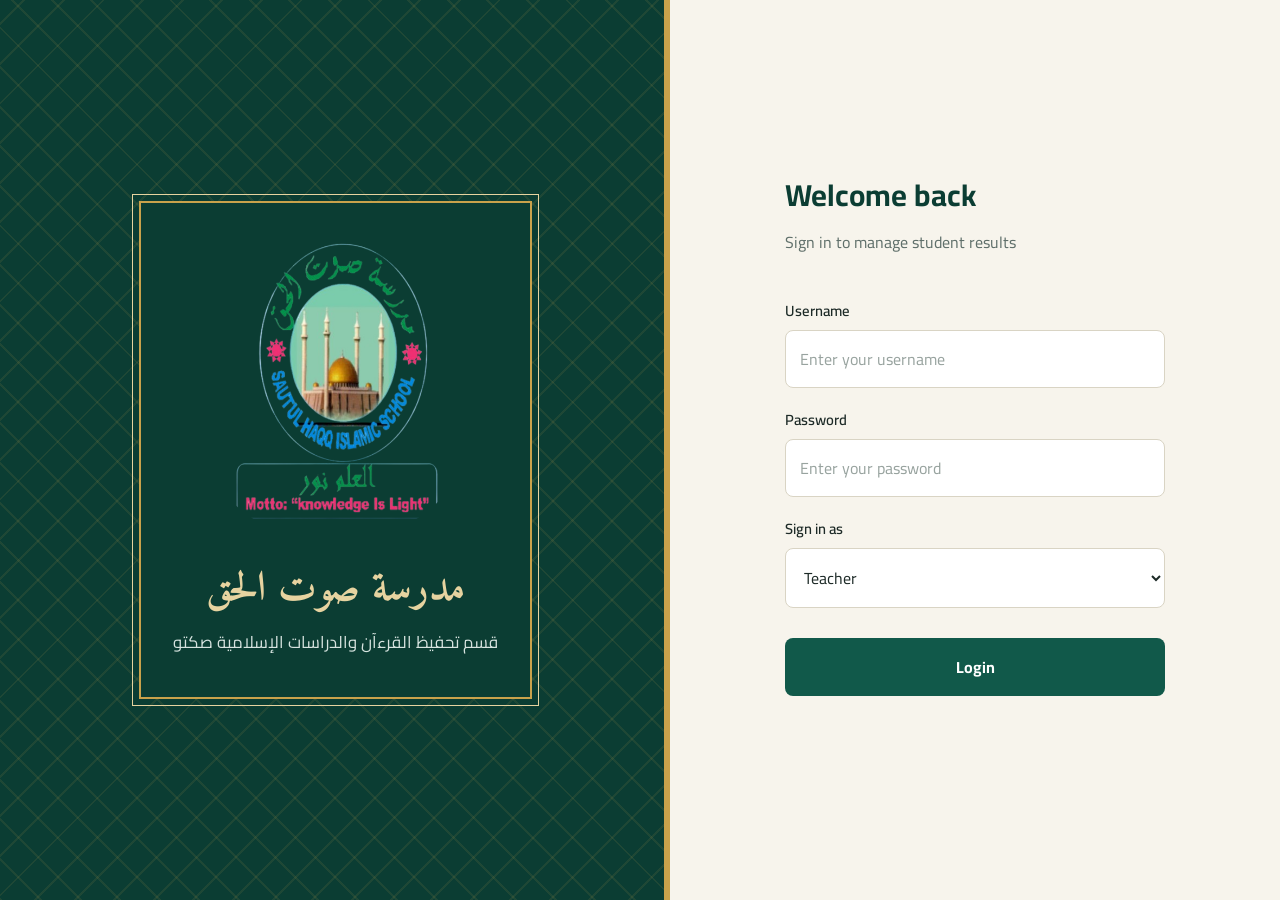
<file: index.html>
<!DOCTYPE html>
<html lang="en">
<head>
<meta charset="UTF-8">
<meta name="viewport" content="width=device-width, initial-scale=1.0">
<title>School Result Management System</title>

<link rel="preconnect" href="https://fonts.googleapis.com">
<link rel="preconnect" href="https://fonts.gstatic.com" crossorigin>
<link href="https://fonts.googleapis.com/css2?family=Amiri:wght@700&family=Cairo:wght@400;600;700&display=swap" rel="stylesheet">
<link rel="stylesheet" href="style.css">
</head>

<body>

<main class="login-container">

    <!-- Brand panel -->
    <section class="brand-panel">
        <div class="brand-inner">

            <!-- 👇 PUT YOUR LOGO HERE: change the src to your file path or link -->
            <img
                class="logo"
                src="my-logo.png"
                alt="School logo"
                onerror="this.style.display='none'; document.getElementById('logoFallback').style.display='grid';"
            >
            <div class="logo-fallback" id="logoFallback">ص</div>

            <h1>مدرسة صوت الحق</h1>
            <p id="my">قسم تحفيظ القرءآن والدراسات الإسلامية صكتو</p>
        </div>
    </section>

    <!-- Login panel -->
    <section class="form-panel">
        <div class="login-box">

            <h2>Welcome back</h2>
            <p class="center">Sign in to manage student results</p>

            <form id="loginForm">

                <label for="username">Username</label>
                <input
                    type="text"
                    id="username"
                    placeholder="Enter your username"
                    autocomplete="username"
                    required
                >

                <label for="password">Password</label>
                <input
                    type="password"
                    id="password"
                    placeholder="Enter your password"
                    autocomplete="current-password"
                    required
                >

                <label for="role">Sign in as</label>
                <select id="role">
                    <option value="teacher">Teacher</option>
                    <option value="admin">Admin</option>
                </select>

                <button type="submit">Login</button>

            </form>

            <div id="message"></div>

        </div>
    </section>

</main>

<script src="auth.js"></script>

</body>
    </html>
</file>
<file: style.css>
:root {
    --logo-size: 300px; /* 👈 change this number to make the logo bigger or smaller */
    --emerald-900: #0b3d33;
    --emerald-700: #11594a;
    --gold: #c9a24b;
    --gold-soft: #e6d3a0;
    --paper: #f7f4ec;
    --ink: #1d2a27;
    --muted: #5f6f6a;
    --line: #d9d4c4;
    --error: #b3261e;
    --success: #1b7a4b;
}

* { box-sizing: border-box; margin: 0; padding: 0; }

html, body { height: 100%; }

body {
    font-family: "Cairo", system-ui, sans-serif;
    color: var(--ink);
    background: var(--paper);
}

.login-container {
    min-height: 100vh;
    display: grid;
    grid-template-columns: 1.1fr 1fr;
}

/* ---------- Brand panel ---------- */
.brand-panel {
    position: relative;
    display: grid;
    place-items: center;
    padding: 48px 32px;
    color: #fff;
    background-color: var(--emerald-900);
    /* subtle geometric lattice */
    background-image:
        repeating-linear-gradient(45deg, rgba(201,162,75,.10) 0 2px, transparent 2px 28px),
        repeating-linear-gradient(-45deg, rgba(201,162,75,.10) 0 2px, transparent 2px 28px);
}

.brand-panel::after {
    content: "";
    position: absolute;
    top: 0; bottom: 0; right: 0;
    width: 6px;
    background: var(--gold);
}

.brand-inner {
    text-align: center;
    max-width: 480px;
    background: var(--emerald-900);
    padding: 40px 32px;
    border: 2px solid var(--gold);
    outline: 1px solid var(--gold-soft);
    outline-offset: 6px;
}

.logo {
    width: var(--logo-size);
    height: var(--logo-size);
    object-fit: contain;
    border-radius: 50%;
    margin: 0 auto 20px;
    display: block;
}

.logo-fallback {
    display: none;
    place-items: center;
    width: var(--logo-size);
    height: var(--logo-size);
    margin: 0 auto 20px;
    border-radius: 50%;
    border: 2px dashed var(--gold);
    color: var(--gold);
    font-family: "Amiri", serif;
    font-size: 6rem;
}

.brand-inner h1 {
    font-family: "Amiri", serif;
    font-size: 2.6rem;
    line-height: 1.3;
    color: var(--gold-soft);
    margin-bottom: 10px;
}

#my {
    font-size: 1.05rem;
    line-height: 1.8;
    color: #d6e3df;
}

/* ---------- Form panel ---------- */
.form-panel {
    display: grid;
    place-items: center;
    padding: 40px 24px;
}

.login-box {
    width: 100%;
    max-width: 380px;
}

.login-box h2 {
    font-size: 1.9rem;
    font-weight: 700;
    color: var(--emerald-900);
}

.center {
    color: var(--muted);
    margin: 4px 0 28px;
}

form { display: grid; gap: 6px; }

label {
    font-weight: 600;
    font-size: .92rem;
    margin-top: 12px;
}

input, select {
    width: 100%;
    padding: 13px 14px;
    font: inherit;
    color: var(--ink);
    background: #fff;
    border: 1.5px solid var(--line);
    border-radius: 8px;
    transition: border-color .15s, box-shadow .15s;
}

input::placeholder { color: #98a39f; }

input:focus, select:focus {
    outline: none;
    border-color: var(--emerald-700);
    box-shadow: 0 0 0 3px rgba(17,89,74,.18);
}

button {
    margin-top: 24px;
    padding: 14px;
    font: inherit;
    font-weight: 700;
    color: #fff;
    background: var(--emerald-700);
    border: none;
    border-radius: 8px;
    cursor: pointer;
    transition: background .15s, transform .05s;
}

button:hover { background: var(--emerald-900); }
button:active { transform: translateY(1px); }
button:focus-visible {
    outline: 3px solid var(--gold);
    outline-offset: 2px;
}

#message {
    margin-top: 16px;
    min-height: 1.4em;
    font-weight: 600;
    text-align: center;
    color: var(--error);
}

#message.success { color: var(--success); }

/* ---------- Mobile ---------- */
@media (max-width: 820px) {
    .login-container { grid-template-columns: 1fr; }

    .brand-panel { padding: 32px 20px; }
    .brand-panel::after { top: auto; left: 0; width: auto; height: 6px; }
    .brand-inner { padding: 24px 20px; }
    :root { --logo-size: 140px; }
    .logo, .logo-fallback { margin-bottom: 12px; }
    .brand-inner h1 { font-size: 2rem; }
                                  }
</file>
